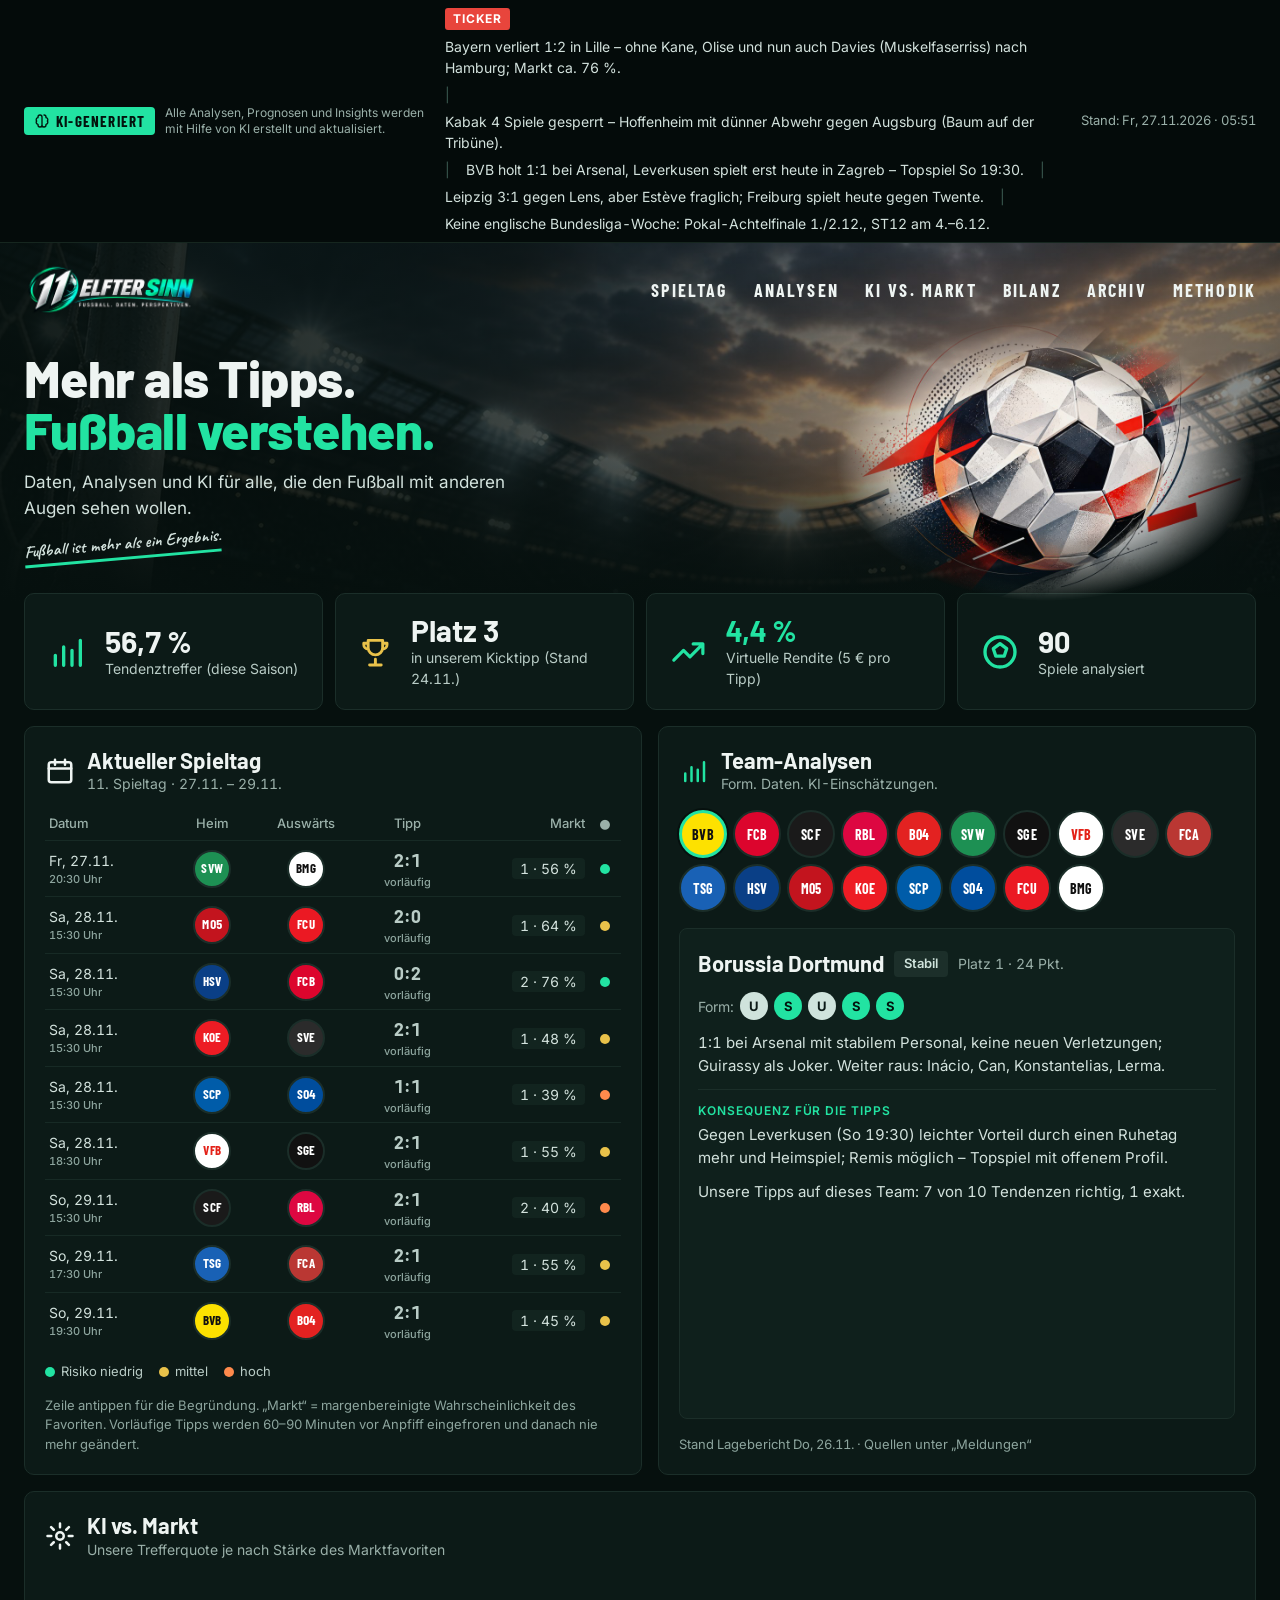
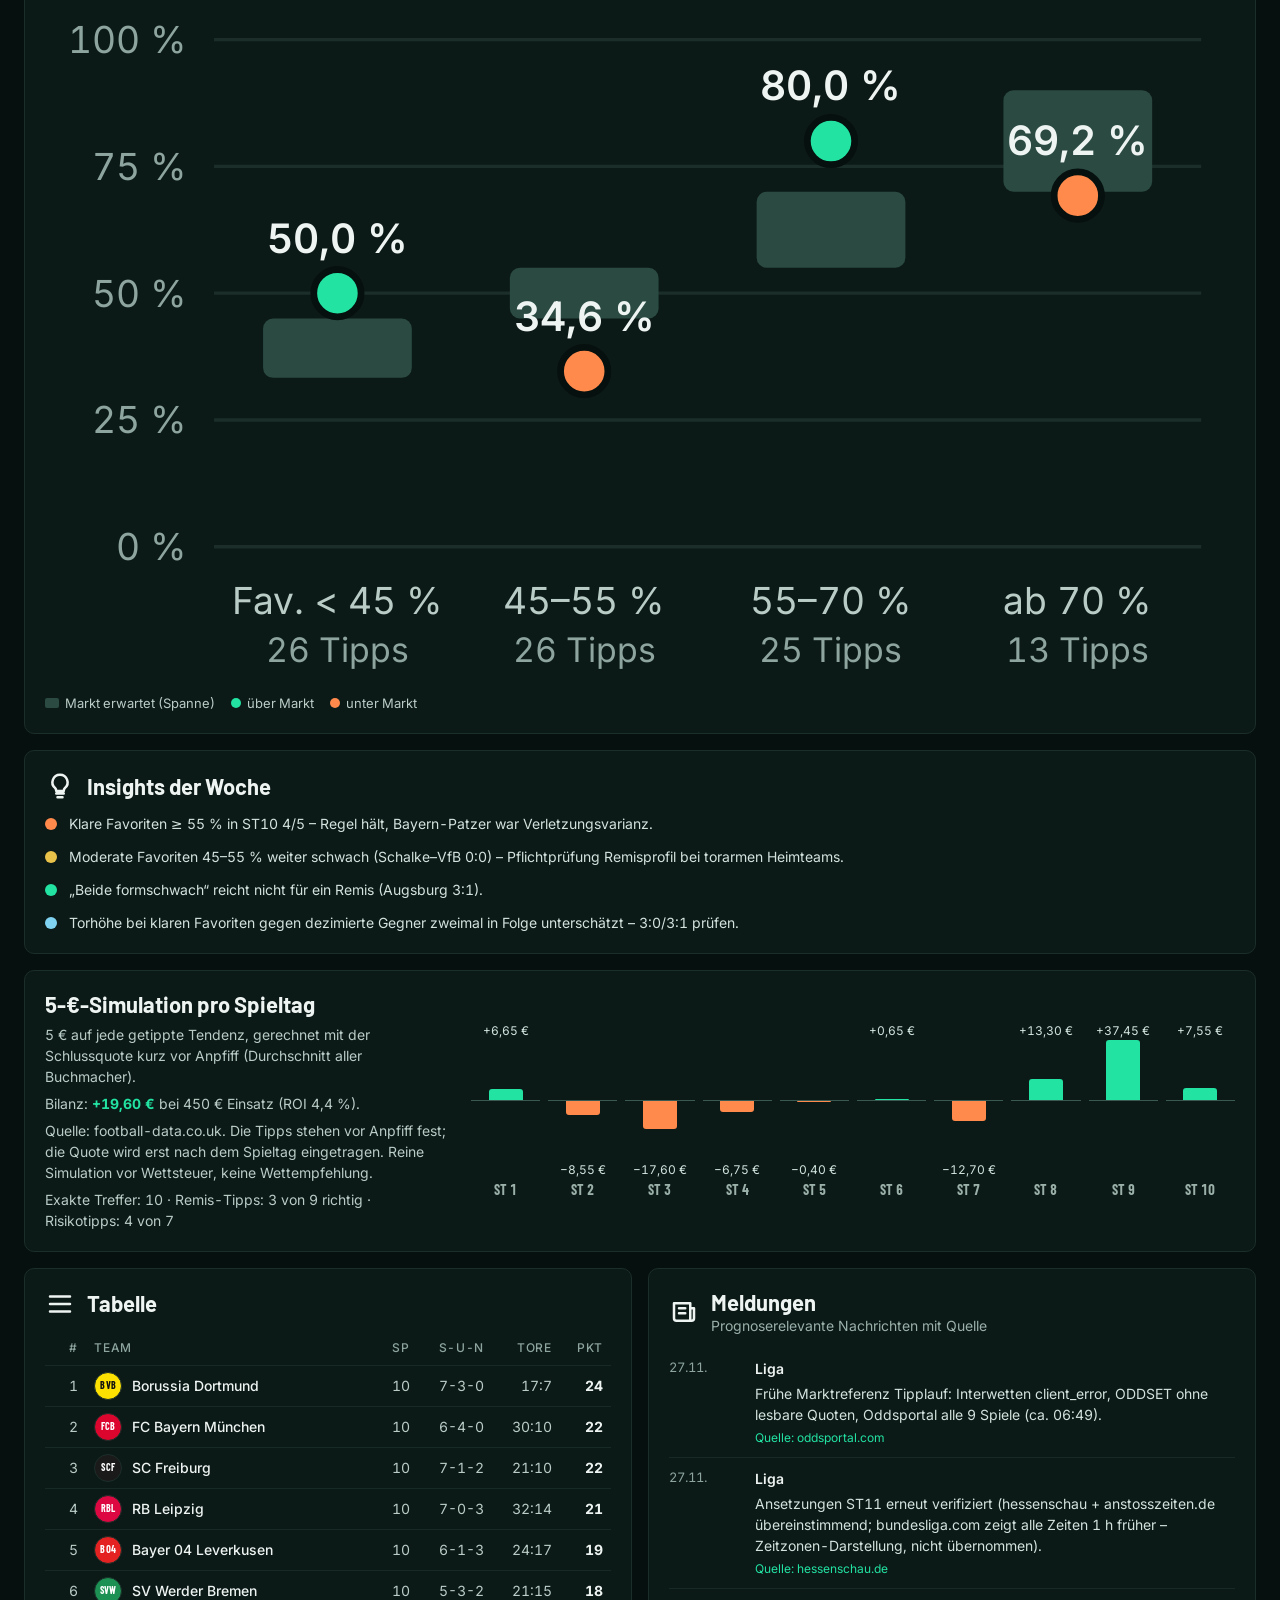
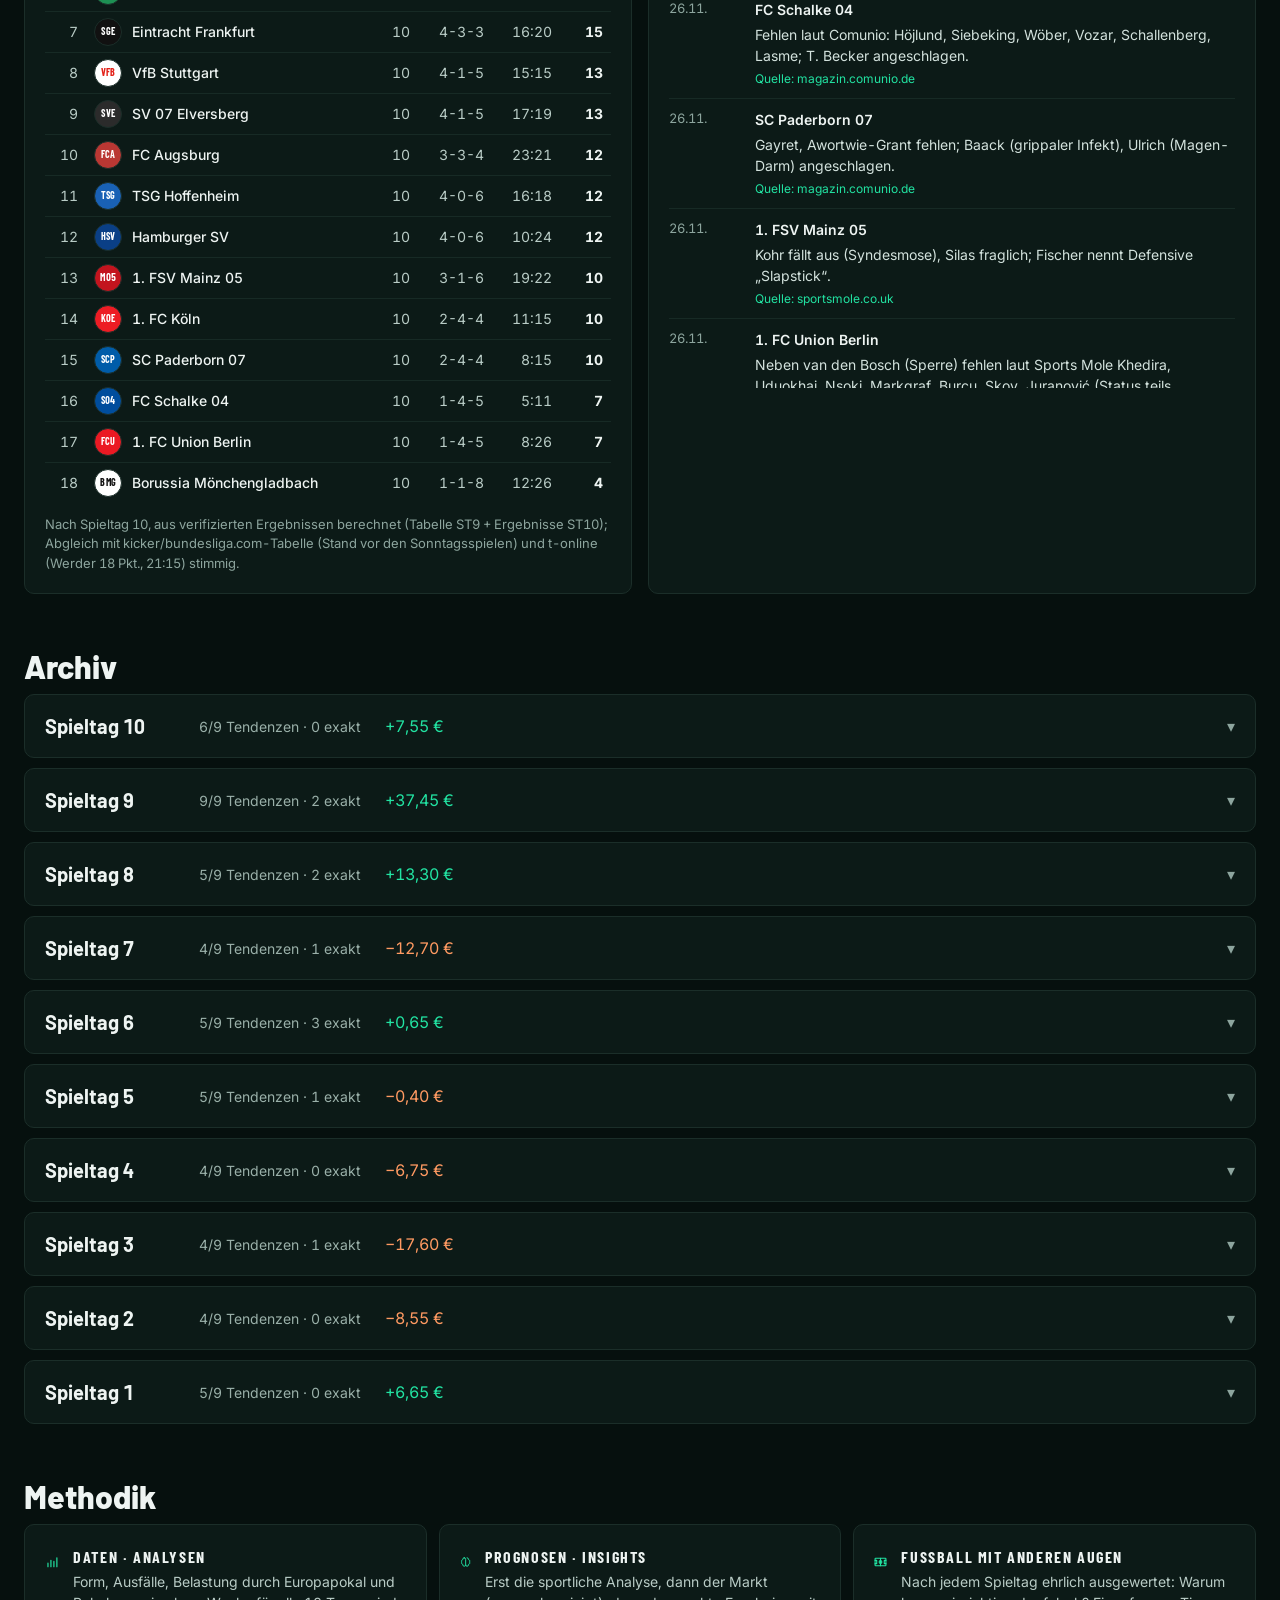
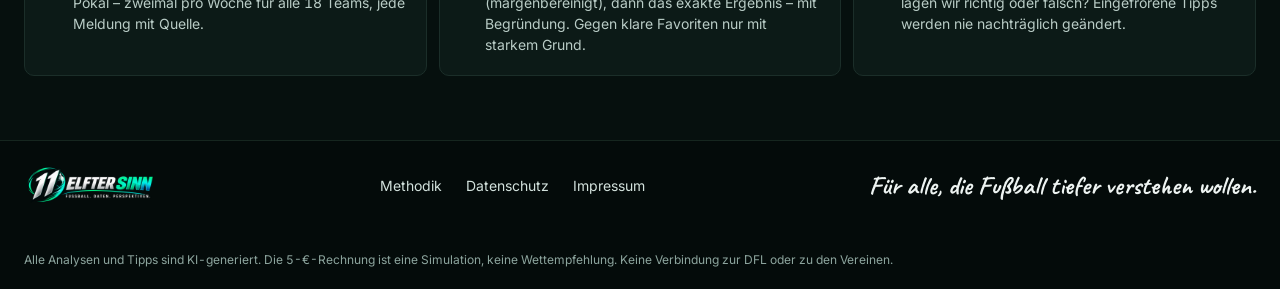
<file: index.html>
<!doctype html>
<html lang="de">
<head>
  <meta charset="utf-8">
  <meta name="viewport" content="width=device-width, initial-scale=1">
  <title>ELFTER SINN – Fußball. Daten. Perspektiven.</title>
  <meta name="description" content="KI-Tipps für die Bundesliga mit offener Bilanz: sportliche Analyse, Marktcheck, ehrliche Auswertung nach jedem Spieltag.">
  <meta property="og:title" content="ELFTER SINN – Fußball. Daten. Perspektiven.">
  <meta property="og:description" content="Mehr als Tipps. Fußball verstehen.">
  <meta property="og:image" content="https://elftersinn.de/assets/header.jpg">
  <meta name="theme-color" content="#06100E">
  <link rel="icon" type="image/png" sizes="32x32" href="assets/favicon-32.png">
  <link rel="icon" type="image/png" sizes="48x48" href="assets/favicon-48.png">
  <link rel="apple-touch-icon" href="assets/apple-touch-icon.png">
  <link rel="manifest" href="manifest.webmanifest">
  <meta name="apple-mobile-web-app-title" content="ELFTER SINN">
  <meta name="application-name" content="ELFTER SINN">
  <link rel="stylesheet" href="css/style.css">
</head>
<body>

<div class="topbar">
  <div class="wrap">
    <div class="ki-badge">
      <b><svg width="16" height="16" viewBox="0 0 24 24" fill="none" stroke="currentColor" stroke-width="2" stroke-linecap="round" stroke-linejoin="round" aria-hidden="true"><path d="M9 3a3 3 0 0 0-3 3v1a3 3 0 0 0-2 5 3 3 0 0 0 2 5v1a3 3 0 0 0 6 0V6a3 3 0 0 0-3-3zM15 3a3 3 0 0 1 3 3v1a3 3 0 0 1 2 5 3 3 0 0 1-2 5v1a3 3 0 0 1-6 0"/></svg>KI-GENERIERT</b>
      <span>Alle Analysen, Prognosen und Insights werden mit Hilfe von KI erstellt und aktualisiert.</span>
    </div>
    <div class="ticker" id="ticker" aria-label="Ticker"><span class="ticker-label">TICKER</span></div>
    <span class="stand" id="stand"></span>
  </div>
</div>

<header class="hero" id="top">
  <div class="wrap">
    <div class="hero-top">
      <a href="#top" aria-label="ELFTER SINN Startseite"><img src="assets/logo.png" alt="ELFTER SINN – Fußball. Daten. Perspektiven." width="174" height="58"></a>
      <nav class="mainnav" aria-label="Hauptnavigation">
        <a href="#spieltag">SPIELTAG</a>
        <a href="#teams">ANALYSEN</a>
        <a href="#markt">KI VS. MARKT</a>
        <a href="#bilanz">BILANZ</a>
        <a href="#archiv">ARCHIV</a>
        <a href="#methode">METHODIK</a>
      </nav>
    </div>
    <div class="hero-main">
      <div class="hero-copy">
        <h1>Mehr als Tipps.<br><span>Fußball verstehen.</span></h1>
        <p>Daten, Analysen und KI für alle, die den Fußball mit anderen Augen sehen wollen.</p>
        <p class="hand">Fußball ist mehr als ein Ergebnis.</p>
      </div>
      <div class="hero-ball"><img src="assets/ball.jpg" alt="" width="420" height="280"></div>
    </div>
  </div>
</header>

<main class="wrap" id="app">
  <p class="loading">Daten werden geladen …</p>
</main>

<footer>
  <div class="wrap">
    <img src="assets/logo.png" alt="ELFTER SINN" width="132" height="44">
    <nav aria-label="Rechtliches">
      <a href="#methode">Methodik</a>
      <a href="datenschutz.html">Datenschutz</a>
      <a href="impressum.html">Impressum</a>
    </nav>
    <span class="claim">Für alle, die Fußball tiefer verstehen wollen.</span>
  </div>
  <div class="wrap disc">Alle Analysen und Tipps sind KI-generiert. Die 5-€-Rechnung ist eine Simulation, keine Wettempfehlung. Keine Verbindung zur DFL oder zu den Vereinen.</div>
</footer>

<script src="js/app.js"></script>
</body>
</html>
</file>
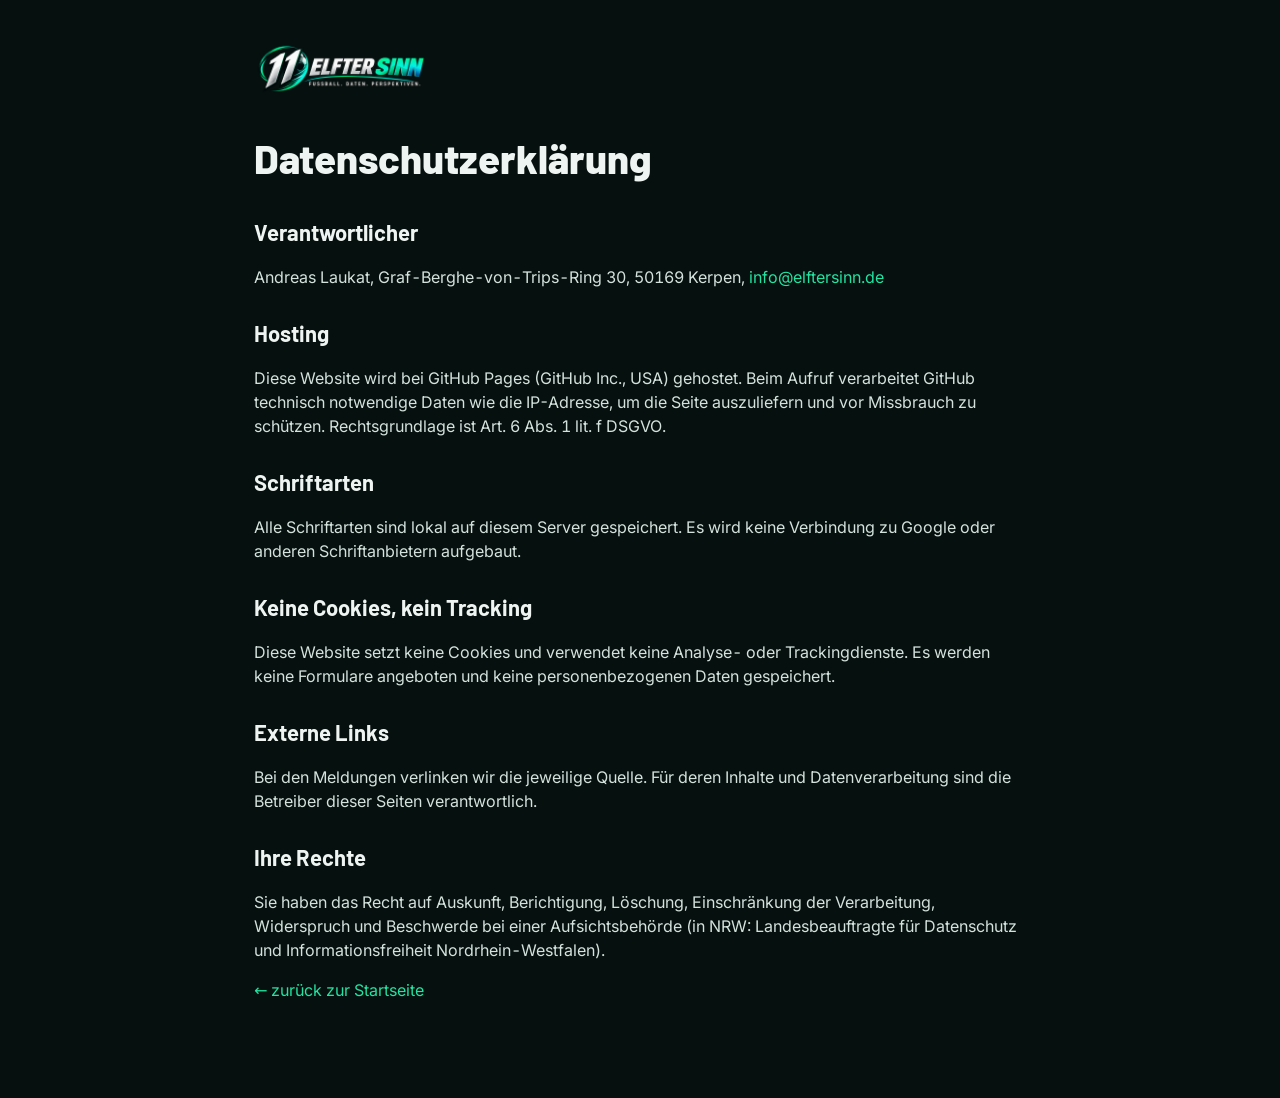
<file: datenschutz.html>
<!doctype html>
<html lang="de">
<head>
  <meta charset="utf-8"><meta name="viewport" content="width=device-width, initial-scale=1">
  <title>Datenschutz – ELFTER SINN</title>
  <meta name="robots" content="noindex">
  <link rel="icon" type="image/png" sizes="32x32" href="assets/favicon-32.png">
  <link rel="icon" type="image/png" sizes="48x48" href="assets/favicon-48.png">
  <link rel="apple-touch-icon" href="assets/apple-touch-icon.png">
  <link rel="manifest" href="manifest.webmanifest">
  <meta name="apple-mobile-web-app-title" content="ELFTER SINN">
  <meta name="application-name" content="ELFTER SINN">
  <link rel="stylesheet" href="css/style.css">
</head>
<body>
<div class="page">
  <a href="index.html"><img src="assets/logo.png" alt="ELFTER SINN – zur Startseite" width="174" height="58"></a>
  <h1>Datenschutzerklärung</h1>
  <h2>Verantwortlicher</h2>
  <p>Andreas Laukat, Graf-Berghe-von-Trips-Ring 30, 50169 Kerpen, <a href="mailto:info@elftersinn.de">info@elftersinn.de</a></p>
  <h2>Hosting</h2>
  <p>Diese Website wird bei GitHub Pages (GitHub Inc., USA) gehostet. Beim Aufruf verarbeitet GitHub technisch notwendige Daten wie die IP-Adresse, um die Seite auszuliefern und vor Missbrauch zu schützen. Rechtsgrundlage ist Art. 6 Abs. 1 lit. f DSGVO.</p>
  <h2>Schriftarten</h2>
  <p>Alle Schriftarten sind lokal auf diesem Server gespeichert. Es wird keine Verbindung zu Google oder anderen Schriftanbietern aufgebaut.</p>
  <h2>Keine Cookies, kein Tracking</h2>
  <p>Diese Website setzt keine Cookies und verwendet keine Analyse- oder Trackingdienste. Es werden keine Formulare angeboten und keine personenbezogenen Daten gespeichert.</p>
  <h2>Externe Links</h2>
  <p>Bei den Meldungen verlinken wir die jeweilige Quelle. Für deren Inhalte und Datenverarbeitung sind die Betreiber dieser Seiten verantwortlich.</p>
  <h2>Ihre Rechte</h2>
  <p>Sie haben das Recht auf Auskunft, Berichtigung, Löschung, Einschränkung der Verarbeitung, Widerspruch und Beschwerde bei einer Aufsichtsbehörde (in NRW: Landesbeauftragte für Datenschutz und Informationsfreiheit Nordrhein-Westfalen).</p>
  <p><a href="index.html">← zurück zur Startseite</a></p>
</div>
</body>
</html>
</file>
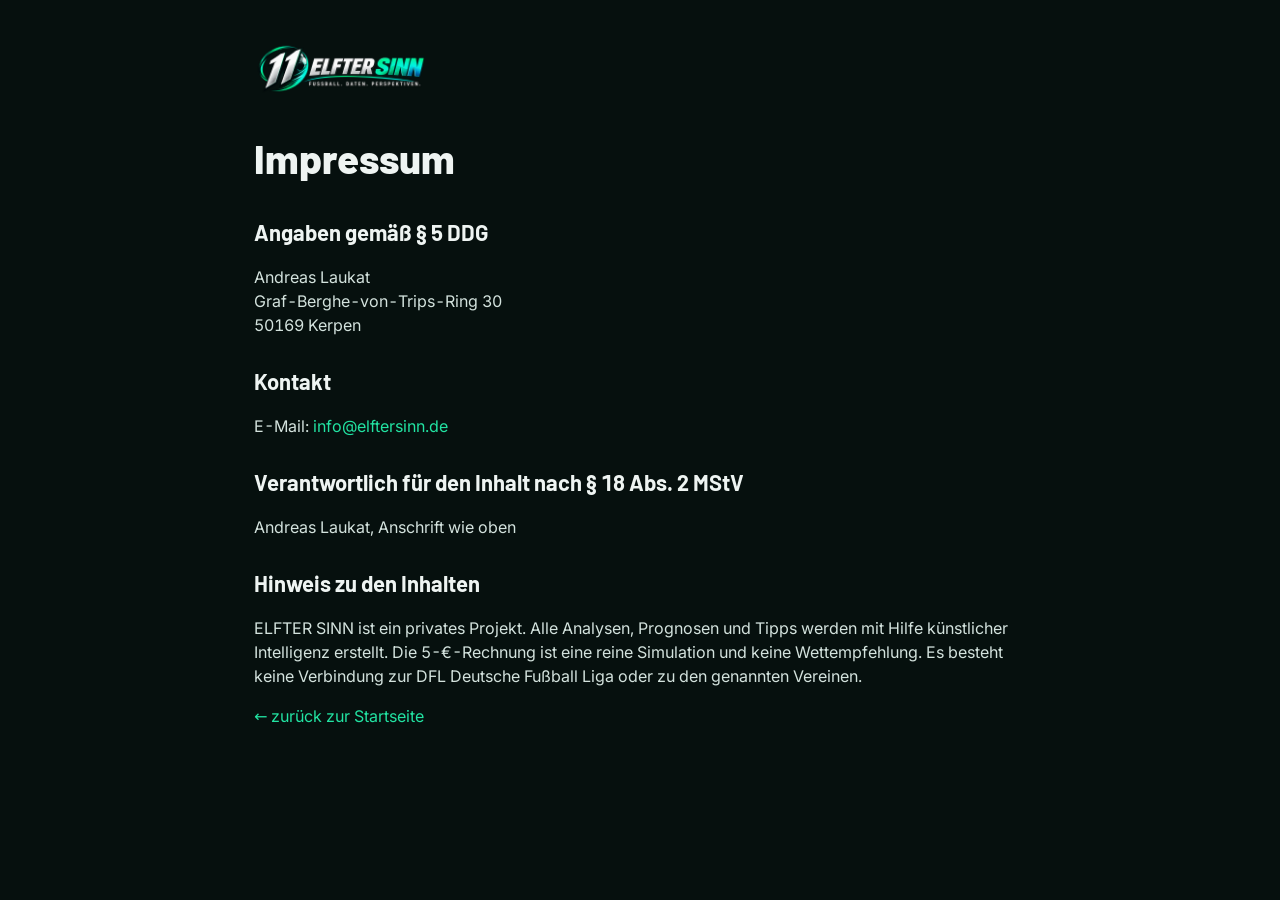
<file: impressum.html>
<!doctype html>
<html lang="de">
<head>
  <meta charset="utf-8"><meta name="viewport" content="width=device-width, initial-scale=1">
  <title>Impressum – ELFTER SINN</title>
  <meta name="robots" content="noindex">
  <link rel="icon" type="image/png" sizes="32x32" href="assets/favicon-32.png">
  <link rel="icon" type="image/png" sizes="48x48" href="assets/favicon-48.png">
  <link rel="apple-touch-icon" href="assets/apple-touch-icon.png">
  <link rel="manifest" href="manifest.webmanifest">
  <meta name="apple-mobile-web-app-title" content="ELFTER SINN">
  <meta name="application-name" content="ELFTER SINN">
  <link rel="stylesheet" href="css/style.css">
</head>
<body>
<div class="page">
  <a href="index.html"><img src="assets/logo.png" alt="ELFTER SINN – zur Startseite" width="174" height="58"></a>
  <h1>Impressum</h1>
  <h2>Angaben gemäß § 5 DDG</h2>
  <p>Andreas Laukat<br>
     Graf-Berghe-von-Trips-Ring 30<br>
     50169 Kerpen</p>
  <h2>Kontakt</h2>
  <p>E-Mail: <a href="mailto:info@elftersinn.de">info@elftersinn.de</a></p>
  <h2>Verantwortlich für den Inhalt nach § 18 Abs. 2 MStV</h2>
  <p>Andreas Laukat, Anschrift wie oben</p>
  <h2>Hinweis zu den Inhalten</h2>
  <p>ELFTER SINN ist ein privates Projekt. Alle Analysen, Prognosen und Tipps werden mit Hilfe künstlicher Intelligenz erstellt. Die 5-€-Rechnung ist eine reine Simulation und keine Wettempfehlung. Es besteht keine Verbindung zur DFL Deutsche Fußball Liga oder zu den genannten Vereinen.</p>
  <p><a href="index.html">← zurück zur Startseite</a></p>
</div>
</body>
</html>
</file>
<file: css/style.css>
/* Schriften lokal eingebunden (SIL Open Font License) – keine Verbindung zu Google */
@font-face{font-family:"Barlow";font-style:normal;font-weight:600;font-display:swap;src:url("../fonts/barlow-latin-600-normal.woff2") format("woff2")}
@font-face{font-family:"Barlow";font-style:normal;font-weight:700;font-display:swap;src:url("../fonts/barlow-latin-700-normal.woff2") format("woff2")}
@font-face{font-family:"Barlow";font-style:normal;font-weight:800;font-display:swap;src:url("../fonts/barlow-latin-800-normal.woff2") format("woff2")}
@font-face{font-family:"Barlow Condensed";font-style:normal;font-weight:600;font-display:swap;src:url("../fonts/barlow-condensed-latin-600-normal.woff2") format("woff2")}
@font-face{font-family:"Barlow Condensed";font-style:normal;font-weight:700;font-display:swap;src:url("../fonts/barlow-condensed-latin-700-normal.woff2") format("woff2")}
@font-face{font-family:"Caveat";font-style:normal;font-weight:700;font-display:swap;src:url("../fonts/caveat-latin-700-normal.woff2") format("woff2")}
@font-face{font-family:"Inter";font-style:normal;font-weight:400;font-display:swap;src:url("../fonts/inter-latin-400-normal.woff2") format("woff2")}
@font-face{font-family:"Inter";font-style:normal;font-weight:500;font-display:swap;src:url("../fonts/inter-latin-500-normal.woff2") format("woff2")}
@font-face{font-family:"Inter";font-style:normal;font-weight:600;font-display:swap;src:url("../fonts/inter-latin-600-normal.woff2") format("woff2")}
@font-face{font-family:"Inter";font-style:normal;font-weight:700;font-display:swap;src:url("../fonts/inter-latin-700-normal.woff2") format("woff2")}
/* ELFTER SINN – Stylesheet */
:root {
  --bg: #06100E;
  --bg-deep: #040B0A;
  --panel: #0C1A17;
  --panel-2: #0F201C;
  --line: #1B2E29;
  --line-soft: #172A25;
  --text: #EEF4F2;
  --text-2: #D3E2DD;
  --text-3: #B9CCC6;
  --muted: #8DA59E;
  --mint: #22E3A2;
  --mint-soft: #7CF2CB;
  --orange: #FF9A62;
  --orange-bar: #FF8A4C;
  --gold: #E9C24A;
  --red: #E8453C;
  --radius: 10px;
  --max: 1360px;
  --f-display: "Barlow", system-ui, sans-serif;
  --f-cond: "Barlow Condensed", "Arial Narrow", sans-serif;
  --f-hand: "Caveat", cursive;
  --f-body: "Inter", system-ui, sans-serif;
}

* { box-sizing: border-box; }
html { scroll-behavior: smooth; }
body {
  margin: 0; background: var(--bg); color: var(--text);
  font-family: var(--f-body); font-size: 16px; line-height: 1.5;
  font-variant-numeric: tabular-nums;
  -webkit-font-smoothing: antialiased;
}
a { color: var(--mint); text-decoration: none; }
a:hover { color: var(--mint-soft); }
a:focus-visible, button:focus-visible { outline: 2px solid var(--mint); outline-offset: 2px; border-radius: 4px; }
img { max-width: 100%; }
.wrap { max-width: var(--max); margin: 0 auto; padding: 0 24px; }
.sr-only { position: absolute; width: 1px; height: 1px; overflow: hidden; clip: rect(0 0 0 0); white-space: nowrap; }

/* Top bar */
.topbar { background: var(--bg-deep); border-bottom: 1px solid #16261F; }
.topbar .wrap { padding-top: 8px; padding-bottom: 8px; display: flex; flex-wrap: wrap; align-items: center; gap: 10px 20px; }
.ki-badge { display: flex; align-items: center; gap: 10px; }
.ki-badge b { display: flex; align-items: center; gap: 6px; background: var(--mint); color: #03130D; font-family: var(--f-cond); font-weight: 700; font-size: 15px; letter-spacing: .08em; padding: 3px 10px; border-radius: 4px; }
.ki-badge span { font-size: 12px; color: #9AB0A9; max-width: 260px; line-height: 1.3; }
.ticker { flex: 1 1 500px; min-width: 0; display: flex; flex-wrap: wrap; align-items: center; gap: 6px 16px; font-size: 14px; color: var(--text-2); }
.ticker-label { background: var(--red); color: #fff; font-weight: 700; font-size: 12px; letter-spacing: .06em; padding: 2px 8px; border-radius: 3px; }
.ticker .sep { color: #3A5A51; }
.stand { font-size: 13px; color: #9AB0A9; }

/* Hero */
.hero {
  background-image:
    linear-gradient(90deg, rgba(6,16,14,.95) 0%, rgba(6,16,14,.78) 40%, rgba(6,16,14,.35) 75%, rgba(6,16,14,.5) 100%),
    linear-gradient(0deg, #06100E 0%, rgba(6,16,14,0) 45%),
    url("../assets/header.jpg");
  background-size: cover; background-position: center 35%;
}
.hero .wrap { padding-top: 18px; padding-bottom: 28px; display: flex; flex-direction: column; gap: 20px; }
.hero-top { display: flex; flex-wrap: wrap; justify-content: space-between; align-items: center; gap: 16px; }
.hero-top img { height: 58px; width: auto; display: block; }
.mainnav { display: flex; flex-wrap: wrap; gap: 4px 26px; font-family: var(--f-cond); font-weight: 700; font-size: 18px; letter-spacing: .12em; }
.mainnav a { color: var(--text); padding: 10px 0; }
.mainnav a:hover { color: var(--mint); }
.hero-main { display: flex; flex-wrap: wrap; justify-content: space-between; align-items: center; gap: 24px; }
.hero-copy { flex: 1 1 520px; min-width: 0; display: flex; flex-direction: column; gap: 14px; }
.hero h1 { margin: 0; font-family: var(--f-display); font-weight: 800; font-size: clamp(36px, 4vw, 54px); line-height: 1.02; letter-spacing: -.01em; }
.hero h1 span { color: var(--mint); }
.hero-copy p { margin: 0; max-width: 520px; font-size: 17px; color: var(--text-2); }
.hand { margin: 8px 0 0 6px; align-self: flex-start; font-family: var(--f-hand); font-weight: 700; font-size: 30px; line-height: 1.05; color: #fff; transform: rotate(-5deg); border-bottom: 3px solid var(--mint); padding-bottom: 4px; }
.hero-ball { flex: 0 1 420px; min-width: 240px; display: flex; justify-content: flex-end; margin: -18px 0 -28px; }
.hero-ball img {
  width: 100%; max-width: 420px; height: auto; display: block; opacity: .9;
  -webkit-mask-image: radial-gradient(ellipse 50% 50% at 50% 50%, #000 55%, transparent 100%);
  mask-image: radial-gradient(ellipse 50% 50% at 50% 50%, #000 55%, transparent 100%);
}

/* Layout */
main.wrap { padding-bottom: 64px; display: flex; flex-direction: column; gap: 16px; }
.panel { background: var(--panel); border: 1px solid var(--line); border-radius: var(--radius); padding: 20px; }
.panel-head { display: flex; justify-content: space-between; align-items: flex-start; gap: 12px; }
.panel-title { display: flex; gap: 12px; align-items: center; }
.panel-title svg { flex-shrink: 0; }
.panel h2 { margin: 0; font-family: var(--f-display); font-weight: 700; font-size: 22px; line-height: 1.2; }
.sub { font-size: 14px; color: #9AB0A9; }
.note { margin: 0; font-size: 13px; color: var(--muted); }
.section-title { margin: 32px 0 4px; font-family: var(--f-display); font-weight: 800; font-size: 32px; }

/* KPIs */
.kpis { display: grid; grid-template-columns: repeat(auto-fit, minmax(240px, 1fr)); gap: 12px; margin-top: -8px; }
.kpi { display: flex; gap: 18px; align-items: center; padding: 20px 22px; }
.kpi-val { font-family: var(--f-display); font-weight: 700; font-size: 30px; line-height: 1.1; }
.kpi-lbl { font-size: 14px; color: var(--text-3); }
.neg { color: var(--orange); }
.pos { color: var(--mint); }

/* Three columns */
.cols { display: flex; flex-wrap: wrap; gap: 16px; align-items: stretch; }
.col-spieltag { flex: 1 1 440px; min-width: 0; display: flex; flex-direction: column; gap: 14px; }
.col-teams { flex: 1 1 420px; min-width: 0; display: flex; flex-direction: column; gap: 16px; }
.col-right { flex: 1 1 360px; min-width: 0; display: flex; flex-direction: column; gap: 16px; }

/* Team circles */
.crest {
  display: inline-flex; align-items: center; justify-content: center; flex-shrink: 0;
  width: 38px; height: 38px; border-radius: 50%; border: 2px solid var(--line);
  font-family: var(--f-cond); font-weight: 700; font-size: 13px; letter-spacing: .02em;
}
.crest.lg { width: 48px; height: 48px; font-size: 14px; }

/* Matches table */
.scroll { overflow-x: auto; position: relative; }
table { width: 100%; border-collapse: collapse; }
.matches { font-size: 14px; min-width: 400px; }
.matches th { color: #9AB0A9; font-size: 13px; font-weight: 500; padding: 6px 4px; }
.matches td { padding: 6px 4px; border-top: 1px solid var(--line-soft); }
.matches tr.row { cursor: pointer; }
.matches tr.row:hover td { background: #10221D; }
.matches tr.open td { background: #10221D; }
.c { text-align: center; } .r { text-align: right; } .l { text-align: left; }
.date { color: var(--text-2); white-space: nowrap; }
.tip { font-family: var(--f-display); font-weight: 700; font-size: 18px; white-space: nowrap; }
.tip.pre { color: var(--text-3); }
.tip.none { color: #4F6E66; }
.tip-state { display: block; font-family: var(--f-body); font-size: 11px; font-weight: 500; color: var(--muted); }
.tip-state.final { color: var(--mint); }
.mkt { background: #12241F; border-radius: 4px; padding: 2px 8px; color: var(--text-2); white-space: nowrap; }
.risk { display: inline-block; width: 10px; height: 10px; border-radius: 50%; }
.risk.low { background: var(--mint); } .risk.medium { background: var(--gold); } .risk.high { background: var(--orange-bar); }
.hit { font-size: 12px; font-weight: 600; padding: 1px 6px; border-radius: 3px; }
.hit.yes { background: #16392E; color: var(--mint); } .hit.no { background: #3A2318; color: var(--orange); } .hit.exact { background: var(--mint); color: #03130D; }
.res { color: var(--text); font-weight: 600; }
.detail td { padding: 0 0 6px; border-top: 0; }
.detail-box { background: var(--panel-2); border: 1px solid var(--line); border-radius: 8px; padding: 14px 16px; display: grid; gap: 10px; font-size: 14px; color: var(--text-2); }
.detail-box h4 { margin: 0 0 2px; font-size: 12px; font-weight: 600; letter-spacing: .08em; text-transform: uppercase; color: var(--mint); }
.detail-box ul { margin: 0; padding-left: 18px; }
.detail-box p { margin: 0; }
.detail-grid { display: grid; grid-template-columns: repeat(auto-fit, minmax(200px, 1fr)); gap: 12px; }
.legend { display: flex; flex-wrap: wrap; gap: 6px 16px; font-size: 13px; color: var(--text-3); align-items: center; }
.legend span { display: inline-flex; align-items: center; gap: 6px; }

/* Team analyses */
.picker { display: flex; flex-wrap: wrap; gap: 6px; }
.picker button { padding: 0; cursor: pointer; border: 2px solid var(--line); }
.picker button[aria-pressed="true"] { border: 3px solid var(--mint); box-shadow: 0 0 0 2px var(--bg); }
.team-card { background: var(--panel-2); border: 1px solid var(--line); border-radius: 8px; padding: 18px; display: flex; flex-direction: column; gap: 12px; flex-grow: 1; }
.team-card h3 { margin: 0; font-family: var(--f-display); font-weight: 700; font-size: 22px; }
.team-head { display: flex; flex-wrap: wrap; align-items: center; gap: 10px; }
.status { font-size: 13px; font-weight: 600; padding: 3px 10px; border-radius: 4px; }
.status.stronger { background: #16392E; color: var(--mint); }
.status.weaker { background: #3A2318; color: var(--orange); }
.status.stable { background: #1C2F2A; color: #CFE3DC; }
.team-card p { margin: 0; font-size: 15px; color: var(--text-2); }
.cons { border-top: 1px solid var(--line); padding-top: 12px; }
.kicker { font-size: 12px; font-weight: 600; letter-spacing: .08em; text-transform: uppercase; color: var(--mint); }
.form { display: flex; gap: 6px; align-items: center; flex-wrap: wrap; }
.form b { display: inline-flex; align-items: center; justify-content: center; width: 28px; height: 28px; border-radius: 50%; font-size: 13px; font-weight: 700; }
.form .W { background: var(--mint); color: #03130D; }
.form .D { background: #CFE3DC; color: #0C1A17; }
.form .L { background: var(--orange-bar); color: #2A1208; }

/* Insights */
.insight { display: flex; gap: 12px; align-items: flex-start; font-size: 14px; color: var(--text-2); }
.insight i { width: 12px; height: 12px; border-radius: 50%; flex-shrink: 0; margin-top: 5px; }

/* Bilanz */
.bilanz { display: flex; flex-wrap: wrap; gap: 24px; align-items: center; }
.bilanz-text { flex: 1 1 280px; min-width: 0; display: flex; flex-direction: column; gap: 6px; }
.bilanz-text p { margin: 0; font-size: 14px; color: var(--text-3); }
.bars { flex: 2 1 520px; min-width: 0; display: grid; gap: 8px; align-items: end; }
.bar { display: flex; flex-direction: column; align-items: center; }
.bar .lbl { font-size: 12px; color: #CFE3DC; height: 18px; white-space: nowrap; }
.bar .half { height: 60px; width: 100%; display: flex; justify-content: center; }
.bar .up { align-items: flex-end; } .bar .down { align-items: flex-start; }
.bar .up span { display: block; width: 60%; max-width: 34px; background: var(--mint); border-radius: 3px 3px 0 0; }
.bar .down span { display: block; width: 60%; max-width: 34px; background: var(--orange-bar); border-radius: 0 0 3px 3px; }
.bar .axis { height: 1px; width: 100%; background: #3A5A51; }
.bar .md { font-family: var(--f-cond); font-weight: 700; font-size: 14px; color: #9AB0A9; }
.bar.bf .half span { opacity: .6; background-image: repeating-linear-gradient(45deg, rgba(255,255,255,.18) 0 3px, transparent 3px 6px); }

/* Tabelle + Meldungen */
.split { display: flex; flex-wrap: wrap; gap: 16px; }
.split > * { flex: 1 1 480px; min-width: 0; }
.league { font-size: 14px; min-width: 440px; }
.league th { color: var(--muted); font-size: 12px; text-transform: uppercase; letter-spacing: .06em; font-weight: 500; padding: 8px; }
.league td { padding: 6px 8px; border-top: 1px solid var(--line-soft); color: var(--text-3); }
.league td.team { color: var(--text); font-weight: 500; }
.league td.team span { display: inline-flex; align-items: center; gap: 10px; }
.league td.pts { color: var(--text); font-weight: 700; }
.league .crest { width: 28px; height: 28px; font-size: 10px; border-width: 1px; }
.news { display: flex; flex-direction: column; gap: 0; max-height: 640px; overflow-y: auto; }
.news-item { padding: 10px 0; border-top: 1px solid var(--line-soft); display: grid; grid-template-columns: 74px 1fr; gap: 4px 12px; font-size: 14px; }
.news-item:first-child { border-top: 0; }
.news-item time { color: var(--muted); font-size: 13px; }
.news-item .t { font-weight: 600; color: var(--text); }
.news-item p { margin: 0; color: var(--text-2); grid-column: 2; }
.news-item a { grid-column: 2; font-size: 12px; overflow-wrap: anywhere; }

/* Archiv */
.archive { display: flex; flex-direction: column; gap: 10px; }
.archive details { background: var(--panel); border: 1px solid var(--line); border-radius: var(--radius); }
.archive summary { cursor: pointer; list-style: none; padding: 16px 20px; display: flex; flex-wrap: wrap; gap: 8px 24px; align-items: center; }
.archive summary::-webkit-details-marker { display: none; }
.archive summary b { font-family: var(--f-display); font-size: 20px; min-width: 130px; }
.archive summary .chev { margin-left: auto; color: var(--muted); transition: transform .2s; }
.archive details[open] .chev { transform: rotate(180deg); }
.archive .inner { padding: 0 20px 18px; display: flex; flex-direction: column; gap: 14px; }
.archive .learn { margin: 0; padding-left: 18px; font-size: 14px; color: var(--text-2); }

/* Methode */
.method { display: grid; grid-template-columns: repeat(auto-fit, minmax(240px, 1fr)); gap: 12px; }
.method .panel { display: flex; gap: 14px; align-items: flex-start; }
.method .k { font-family: var(--f-cond); font-weight: 700; font-size: 16px; letter-spacing: .1em; }
.method p { margin: 2px 0 0; font-size: 14px; color: var(--text-3); }

/* Footer */
footer { border-top: 1px solid #16261F; background: var(--bg-deep); }
footer .wrap { padding-top: 22px; padding-bottom: 22px; display: flex; flex-wrap: wrap; gap: 18px; justify-content: space-between; align-items: center; }
footer img { height: 44px; width: auto; display: block; }
footer nav { display: flex; flex-wrap: wrap; gap: 6px 24px; font-size: 14px; }
footer nav a { color: var(--text-2); }
footer .claim { font-family: var(--f-hand); font-weight: 700; font-size: 26px; }
footer .disc { font-size: 12px; color: var(--muted); padding-bottom: 20px; }

.loading, .error { padding: 40px; text-align: center; color: var(--muted); }

/* Unterseiten */
.page { max-width: 820px; margin: 0 auto; padding: 40px 24px 80px; }
.page h1 { font-family: var(--f-display); font-weight: 800; font-size: 40px; margin: 24px 0 16px; }
.page h2 { font-family: var(--f-display); font-size: 22px; margin: 28px 0 8px; }
.page p, .page li { color: var(--text-2); }
.placeholder { background: #3A2318; color: var(--orange); padding: 1px 6px; border-radius: 3px; }

@media (max-width: 640px) {
  .hero-ball { display: none; }
  .hand { font-size: 24px; }
  .kpi-val { font-size: 26px; }
  .news-item { grid-template-columns: 1fr; }
  .news-item p, .news-item a { grid-column: 1; }
  .bar .lbl { font-size: 9px; }
  .bars { gap: 3px; }
  .ticker .more, .ki-badge span { display: none; }
  .mainnav { font-size: 15px; gap: 0 16px; letter-spacing: .08em; }
  .mainnav a { padding: 8px 0; }
  .hero-top img { height: 46px; }
}
@media (prefers-reduced-motion: reduce) { html { scroll-behavior: auto; } }
</file>
